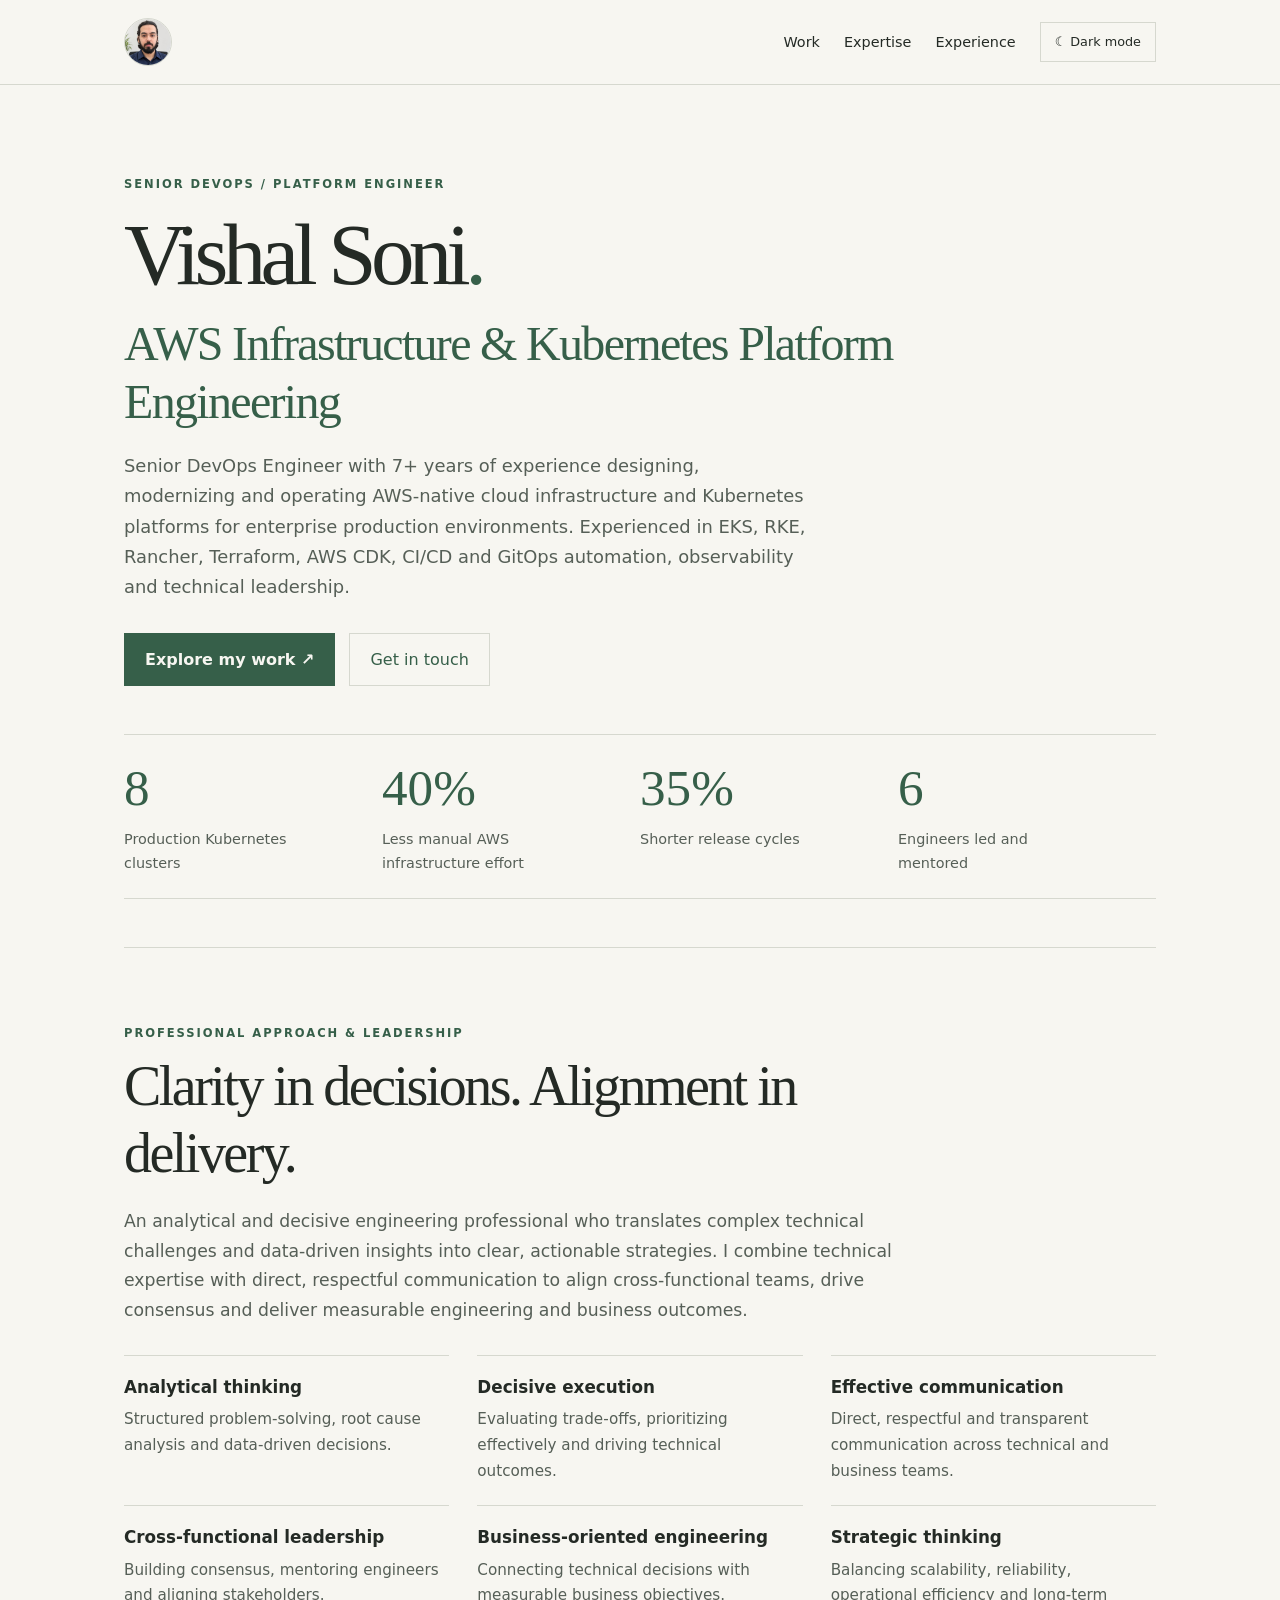
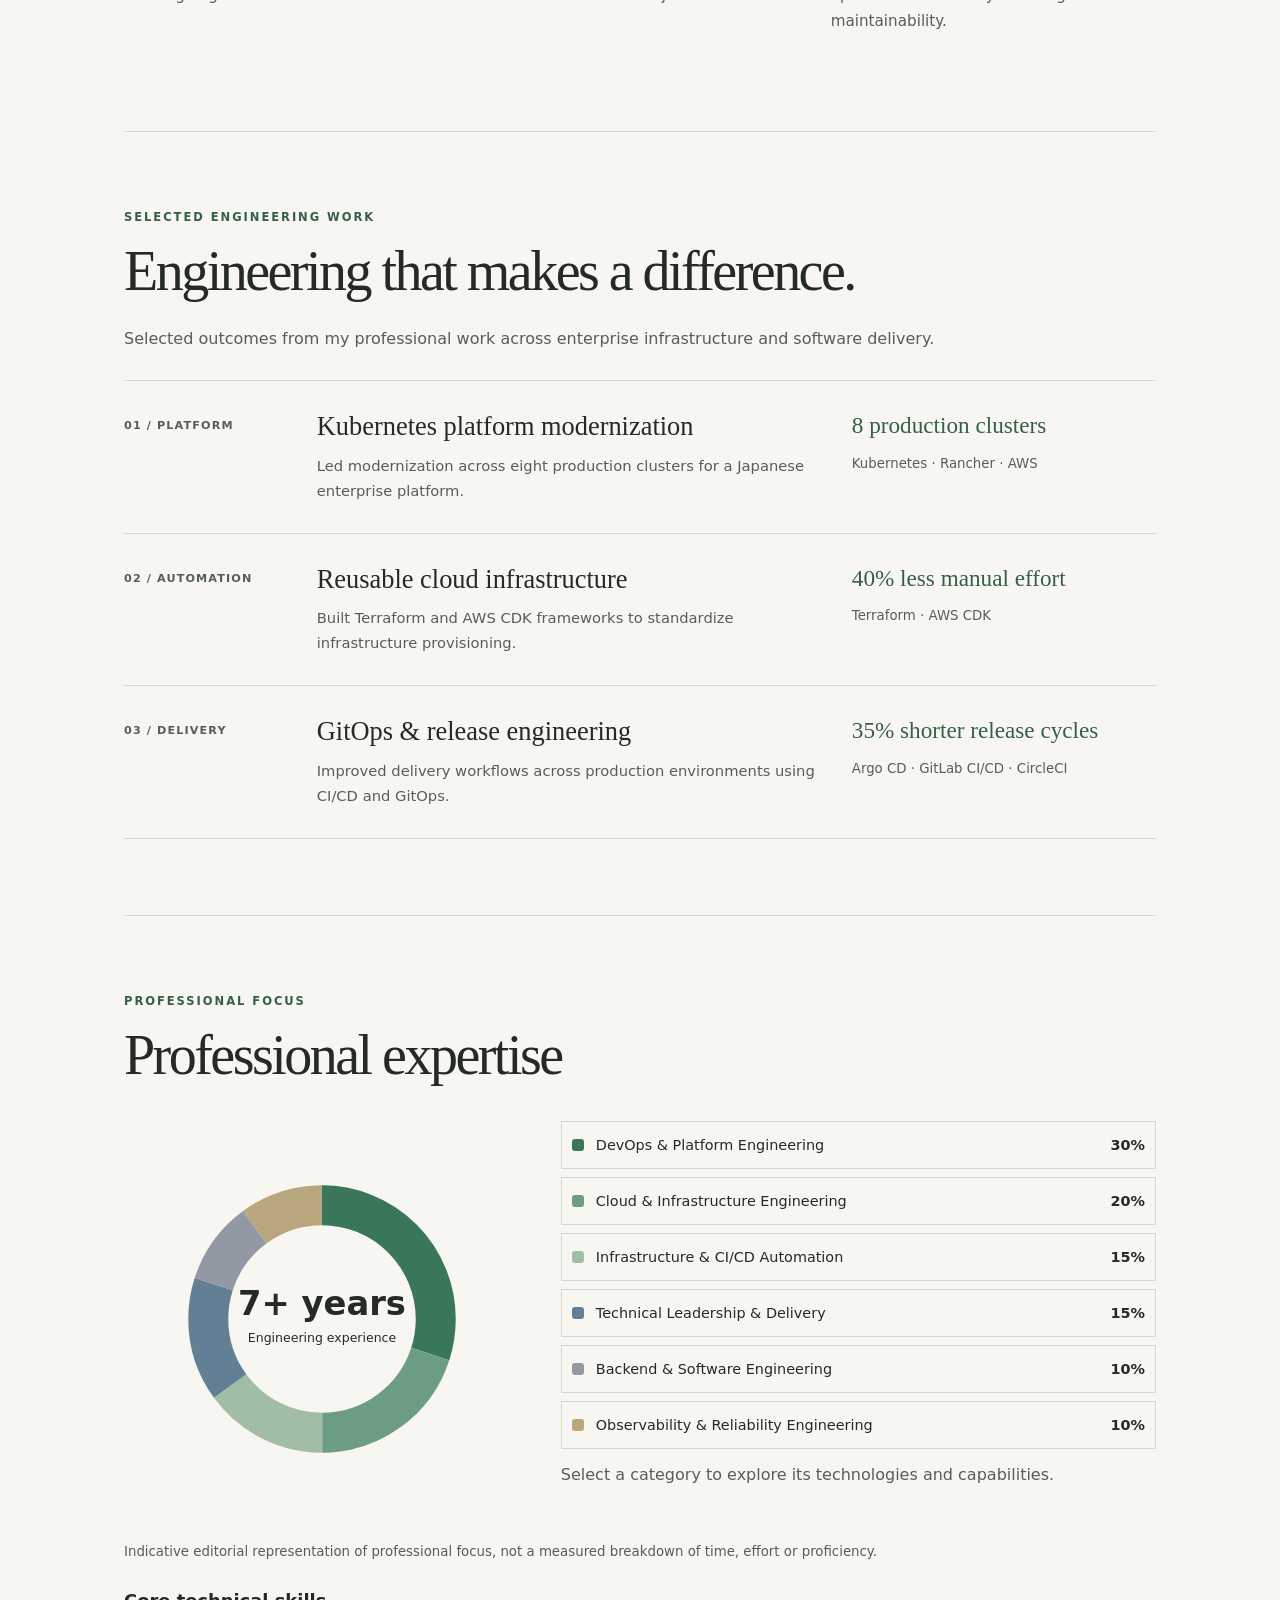
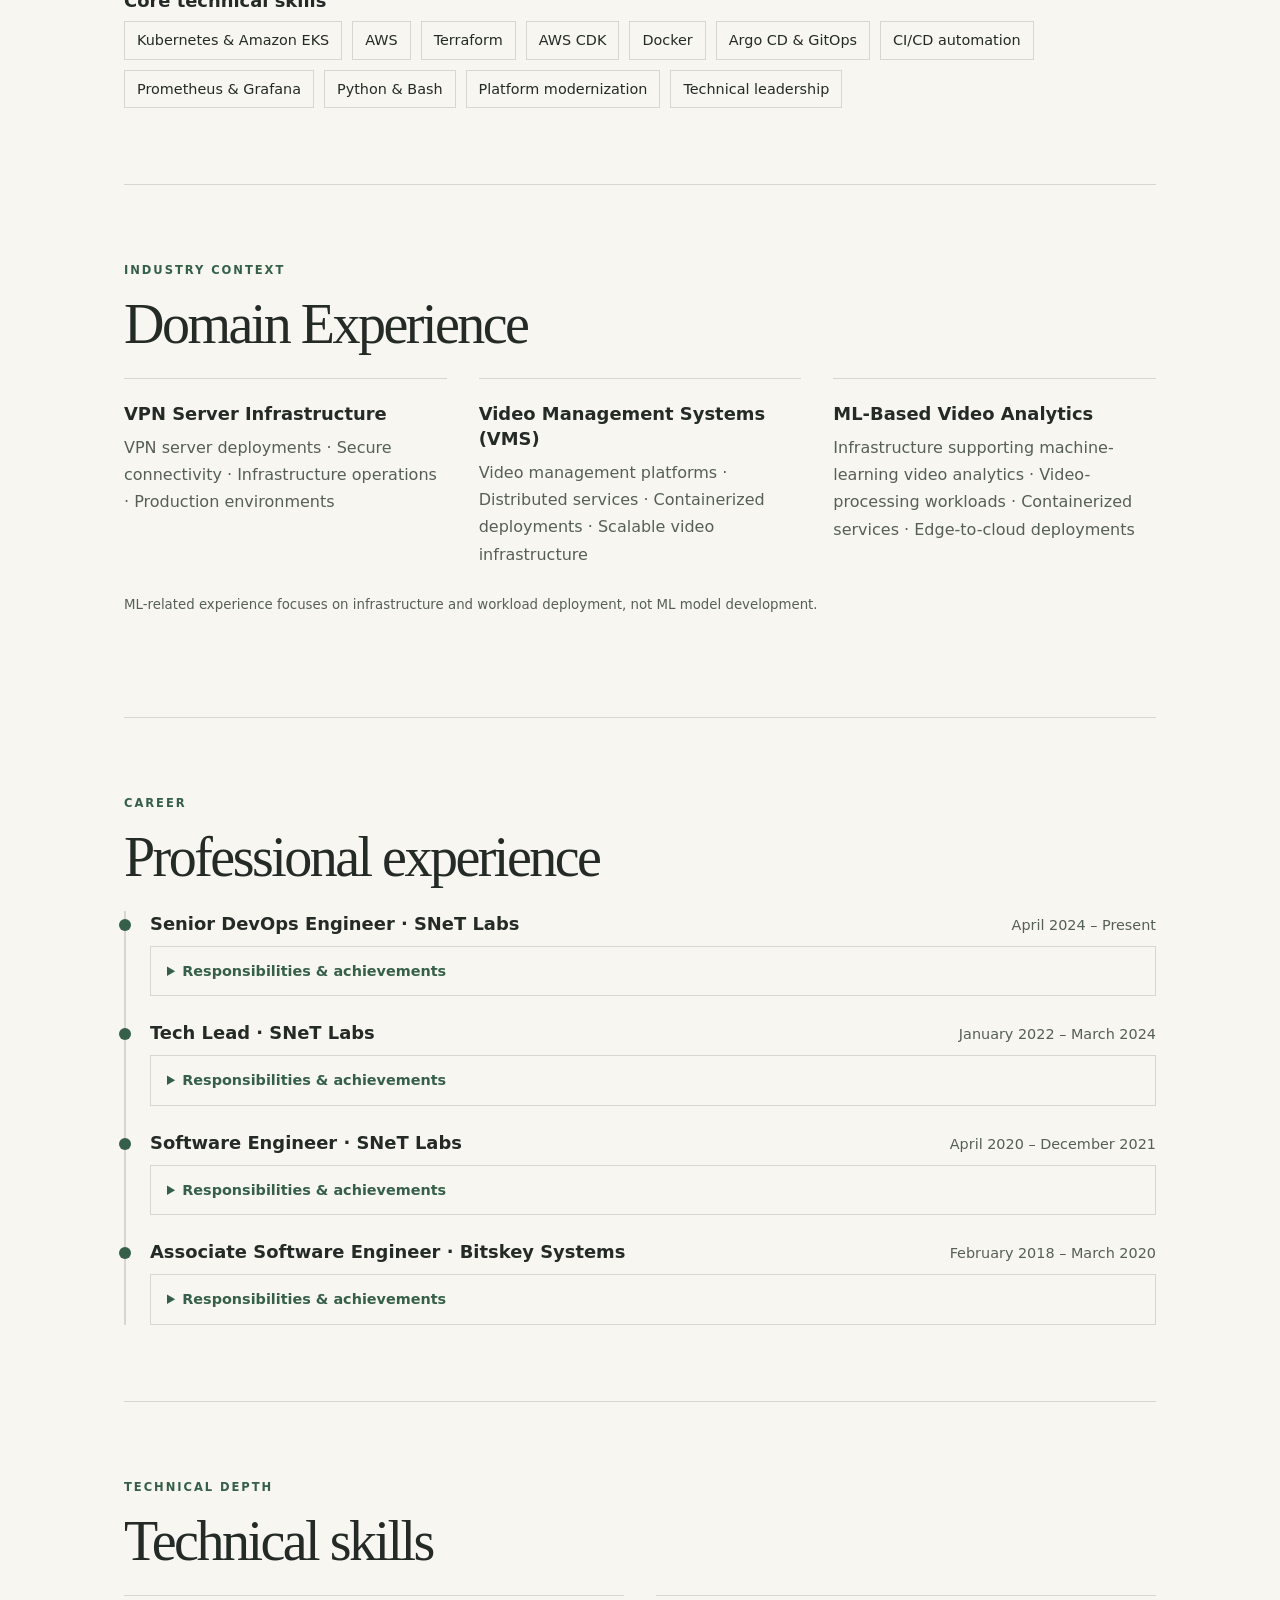
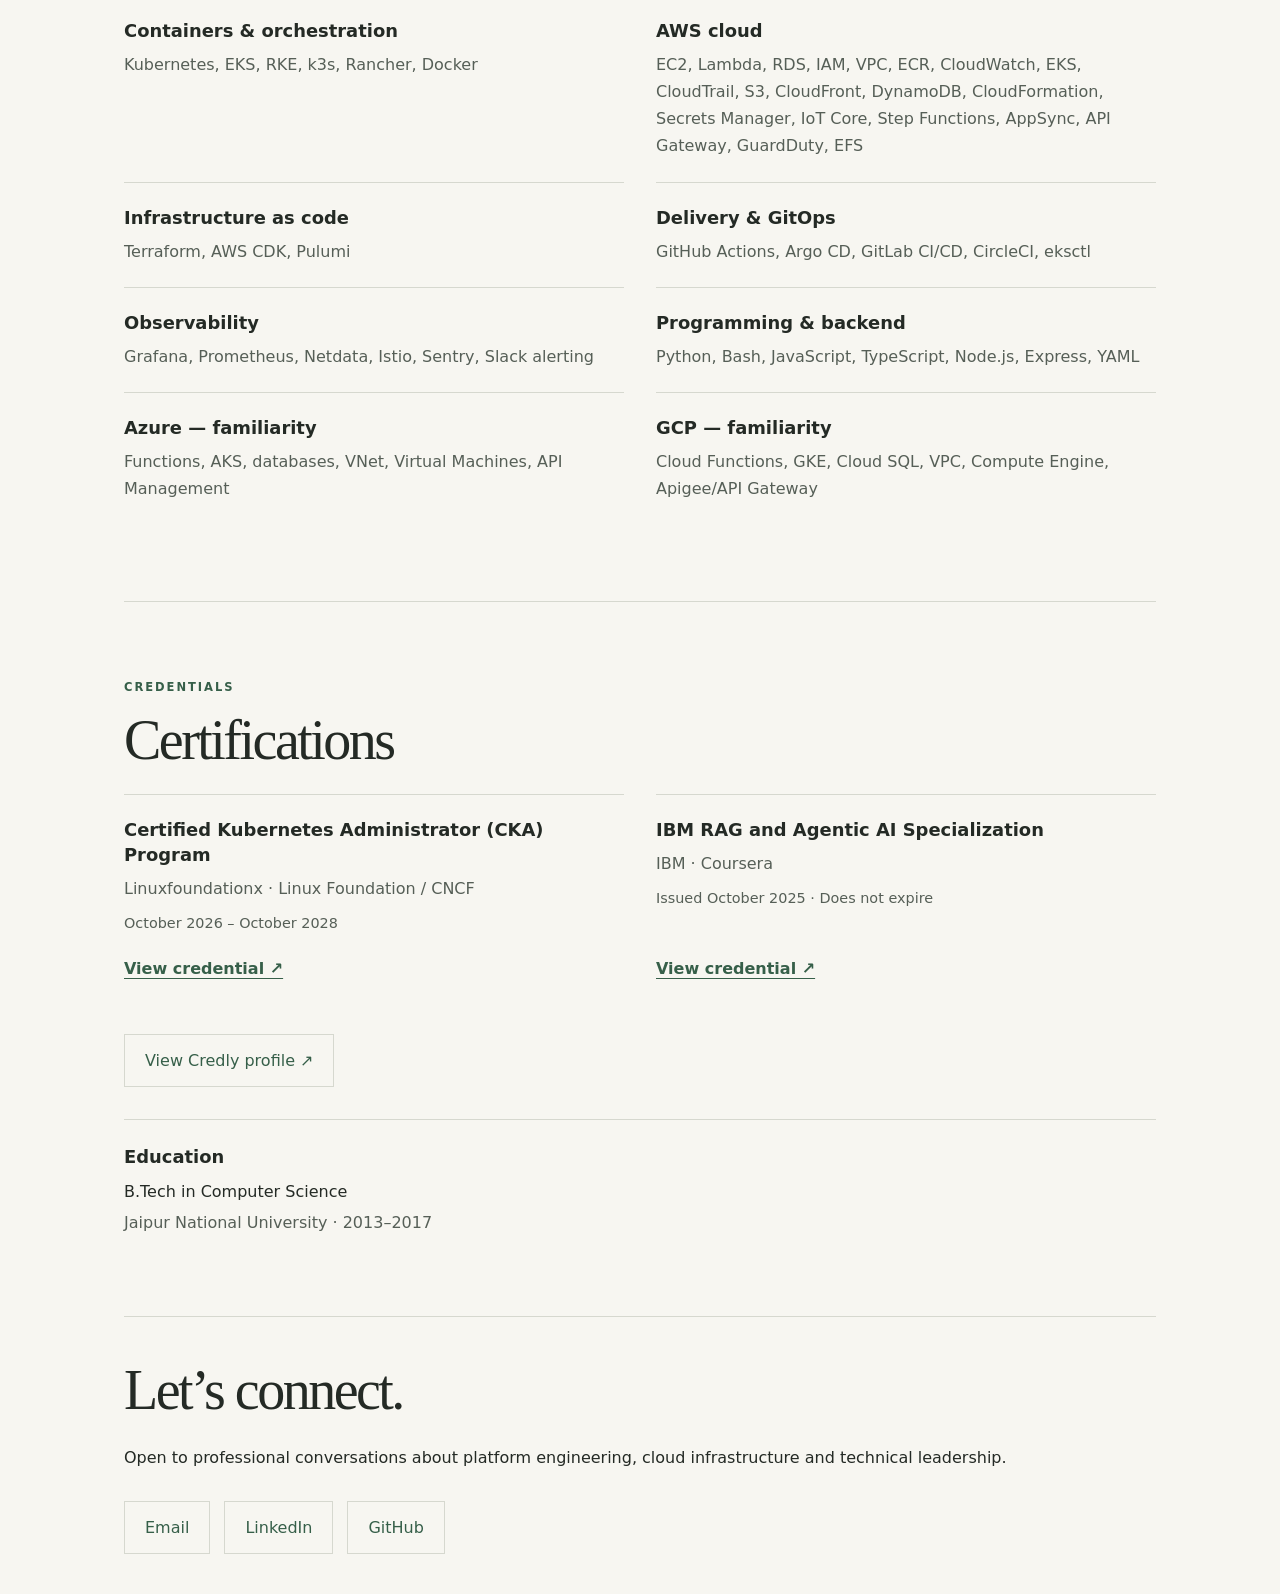
<file: index.html>
<!DOCTYPE html>

<html lang="en"><head><meta charset="utf-8"/><meta content="width=device-width, initial-scale=1" name="viewport"/><meta content="Vishal Soni is a Senior DevOps and Platform Engineer with 7+ years of engineering experience in Kubernetes, AWS, Terraform, GitOps, automation and technical leadership." name="description"/><title>Vishal Soni | Senior DevOps &amp; Platform Engineer | Kubernetes, AWS</title>
<script>try{const t=localStorage.getItem('portfolio-theme');if(t==='light'||t==='dark')document.documentElement.dataset.theme=t}catch(e){}</script>
<style>
:root{color-scheme:light;--bg:#f8f9f6;--surface:#fff;--text:#202923;--muted:#526158;--accent:#32694e;--line:#d6ded6;--chip:#eaf1eb} @media(prefers-color-scheme:dark){:root:not([data-theme=light]){color-scheme:dark;--bg:#171c19;--surface:#202823;--text:#edf2ed;--muted:#b4c1b8;--accent:#a2cdb0;--line:#3b4940;--chip:#293a30}} :root[data-theme=dark]{color-scheme:dark;--bg:#171c19;--surface:#202823;--text:#edf2ed;--muted:#b4c1b8;--accent:#a2cdb0;--line:#3b4940;--chip:#293a30}
*{box-sizing:border-box}html{scroll-behavior:smooth;scroll-padding-top:2rem}body{margin:0;background:var(--bg);color:var(--text);font:16px/1.7 system-ui,-apple-system,BlinkMacSystemFont,"Segoe UI",sans-serif}a{color:var(--accent);text-underline-offset:4px}button{font:inherit;color:var(--text);cursor:pointer}a:focus-visible,button:focus-visible{outline:3px solid var(--accent);outline-offset:4px}.wrap{max-width:1120px;margin:auto;padding-inline:clamp(18px,5vw,64px)}header{border-bottom:1px solid var(--line)}nav{display:flex;align-items:center;gap:18px;flex-wrap:wrap;padding-block:18px}nav a{text-decoration:none;color:var(--text);font-size:.9rem}.brand{font-weight:750;margin-right:auto}nav button,.button{border:1px solid var(--line);border-radius:6px;padding:8px 14px;background:var(--surface);text-decoration:none}.hero{padding-block:clamp(48px,9vw,100px)}.eyebrow{color:var(--accent);font-size:.78rem;font-weight:750;letter-spacing:.13em;text-transform:uppercase}h1,h2,h3,p{margin-top:0}h1{font-size:clamp(2.8rem,7vw,5rem);line-height:1.04;letter-spacing:-.06em;margin-bottom:16px}h2{font-size:clamp(1.65rem,4vw,2.3rem);line-height:1.2;letter-spacing:-.035em}h3{font-size:1.12rem;line-height:1.4;margin-bottom:8px}.subtitle{font-size:clamp(1.3rem,3vw,2rem);color:var(--accent);font-weight:600}.intro{max-width:760px;font-size:1.1rem;color:var(--muted)}.actions,.chips{display:flex;flex-wrap:wrap;gap:10px}.primary{background:var(--accent);color:var(--bg);border-color:var(--accent);font-weight:650}.section{padding-block:42px;border-top:1px solid var(--line)}.metrics,.grid{display:grid;grid-template-columns:repeat(2,minmax(0,1fr));gap:16px}.metrics{grid-template-columns:repeat(4,minmax(0,1fr));margin-top:38px}.metric,.tile{padding:20px;border:1px solid var(--line);background:var(--surface);border-radius:10px;overflow-wrap:anywhere}.metric strong{display:block;font-size:2rem;color:var(--accent);line-height:1.2}.muted,small{color:var(--muted)}.chip{background:var(--chip);border:1px solid var(--line);padding:6px 12px;border-radius:6px;font-size:.9rem}.chart{display:grid;grid-template-columns:minmax(0,1fr) minmax(0,1.4fr);gap:32px;align-items:center}.donut{width:100%;max-width:340px;margin:auto;display:block}.legend{display:grid;gap:8px}.legend button{display:grid;grid-template-columns:14px 1fr auto;gap:10px;align-items:center;text-align:left;background:var(--surface);border:1px solid var(--line);border-radius:6px;padding:10px;width:100%;font-size:.9rem}.legend button[aria-pressed=true]{border-color:var(--accent);box-shadow:inset 3px 0 var(--accent)}.swatch{width:12px;height:12px;border-radius:3px}.detail{min-height:3.5em;margin:12px 0 0;color:var(--muted)}.timeline{border-left:2px solid var(--line);padding-left:24px}.role{position:relative;padding-bottom:26px}.role:before{content:'';position:absolute;left:-31px;top:8px;width:12px;height:12px;background:var(--accent);border-radius:50%}.role:last-child{padding-bottom:0}.role-head{display:flex;justify-content:space-between;gap:12px;flex-wrap:wrap}.role ul{padding-left:20px;margin:12px 0}.role li{margin-bottom:6px}.tile p{margin-bottom:0;color:var(--muted)}footer{border-top:1px solid var(--line);padding-block:24px;color:var(--muted)}.skip{position:absolute;left:12px;top:-100px;background:var(--surface);padding:10px;z-index:2}.skip:focus{top:12px}@media(max-width:760px){.metrics{grid-template-columns:repeat(2,minmax(0,1fr))}.chart{grid-template-columns:1fr}.grid{grid-template-columns:1fr}nav{gap:12px}.brand{width:100%}}@media(max-width:360px){.metrics{grid-template-columns:1fr}}@media(prefers-reduced-motion:reduce){html{scroll-behavior:auto}}@media print{nav,.actions,.skip{display:none}.section{break-inside:avoid}body{background:white;color:black}}

:root{--bg:#f5f7f4;--surface:#fff;--accent:#286447;--line:#dce4dd}body{line-height:1.65}.wrap{max-width:1280px}header{position:sticky;top:0;z-index:5;background:var(--bg)}html{scroll-padding-top:110px}.brand{letter-spacing:-.04em}.hero{padding-block:76px 54px}.hero-layout{display:grid;grid-template-columns:1.2fr 1fr;gap:clamp(24px,5vw,72px);align-items:center}.hero h1{font-size:clamp(3rem,7vw,6rem);margin:12px 0}.accent{color:var(--accent)}.hero-statement{font-size:clamp(1.6rem,3vw,2.5rem);line-height:1.15;letter-spacing:-.045em;font-weight:650;margin-bottom:22px}.intro{font-size:1rem}.status-dot{display:inline-block;width:8px;height:8px;background:var(--accent);border-radius:50%;margin-right:7px}.architecture{background:var(--surface);border:1px solid var(--line);border-radius:20px;padding:24px;box-shadow:0 18px 45px #00000009}.arch-head{display:flex;justify-content:space-between;color:var(--accent);font-size:.72rem;font-weight:750;letter-spacing:.1em;margin-bottom:20px}.arch-node{border:1px solid var(--line);background:var(--chip);border-radius:9px;text-align:center;padding:10px;font-weight:650;font-size:.9rem}.arch-node small{display:block;font-weight:400;font-size:.75rem}.arch-arrow{text-align:center;color:var(--accent);line-height:1.5}.arch-pair{display:grid;grid-template-columns:1fr 1fr;gap:10px}.arch-caption{font-size:.72rem;color:var(--muted);text-align:center;margin:14px 0 0}.metrics{gap:0;border:1px solid var(--line);border-radius:14px;overflow:hidden;margin-top:48px}.metric{border:0;border-radius:0;border-right:1px solid var(--line);padding:24px}.metric:last-child{border-right:0}.section{padding-block:64px}.work-grid{display:grid;grid-template-columns:repeat(3,minmax(0,1fr));gap:18px}.work-card{background:var(--surface);border:1px solid var(--line);border-radius:16px;padding:20px;display:flex;flex-direction:column}.work-index{font-size:.7rem;letter-spacing:.1em;color:var(--accent);font-weight:750}.work-visual{display:flex;align-items:center;justify-content:center;gap:12px;min-height:112px;background:var(--chip);border-radius:10px;margin:16px 0 22px}.work-visual span:not(.work-line){border:1px solid var(--line);background:var(--surface);padding:10px;border-radius:7px;font:600 .9rem monospace}.work-line{color:var(--accent)}.work-card p{color:var(--muted);font-size:.92rem;flex:1}.work-card strong{color:var(--accent);font-size:1.15rem}.work-card small{margin-top:8px}.chart{background:var(--surface);border:1px solid var(--line);border-radius:18px;padding:clamp(14px,3vw,32px)}.legend button{background:var(--bg)}.chip{border-radius:100px}.tile{border-radius:14px}.role{padding:0 0 24px}.role details{background:var(--surface);border:1px solid var(--line);border-radius:10px;padding:12px 16px}.role summary{cursor:pointer;color:var(--accent);font-size:.9rem;font-weight:600}.role summary:focus-visible{outline:2px solid var(--accent)}#domains .grid{grid-template-columns:repeat(3,minmax(0,1fr))}#contact{background:var(--chip);border:1px solid var(--line);border-radius:20px;padding:clamp(24px,5vw,56px);margin-bottom:48px}nav a:hover,.button:hover{color:var(--accent)}.primary:hover{color:var(--bg);opacity:.9}@media(max-width:900px){.hero-layout{grid-template-columns:1fr}.architecture{max-width:600px}.work-grid,#domains .grid{grid-template-columns:1fr 1fr}}@media(max-width:760px){header{position:static}html{scroll-padding-top:16px}.hero{padding-block:40px}.section{padding-block:40px}.work-grid,#domains .grid{grid-template-columns:1fr}.metric:nth-child(2){border-right:0}.metric:nth-child(-n+2){border-bottom:1px solid var(--line)}.brand{width:auto}.metric{padding:16px}}@media(max-width:360px){.metric{border-right:0;border-bottom:1px solid var(--line)}}
</style><style>
:root{--bg:#f7f6f1;--surface:#efeee8;--text:#242a25;--muted:#565f57;--accent:#365f49;--line:#d6d8cf;--chip:#eeefe8}
:root[data-theme=dark]{--bg:#171b18;--surface:#202620;--text:#eef0e9;--muted:#b7c0b5;--accent:#a7c8ae;--line:#39443b;--chip:#242d26}
@media(prefers-color-scheme:dark){:root:not([data-theme=light]){--bg:#171b18;--surface:#202620;--text:#eef0e9;--muted:#b7c0b5;--accent:#a7c8ae;--line:#39443b;--chip:#242d26}}
body{font-family:system-ui,sans-serif;font-size:16px;line-height:1.7}.wrap{max-width:1240px;padding-inline:clamp(22px,6vw,84px)}header{background:var(--bg);position:static}nav{padding-block:24px;gap:26px}.brand{font-family:Georgia,serif;font-size:1.8rem;letter-spacing:-.08em;color:var(--accent)}nav button{border-radius:0;background:transparent;font-size:.8rem}.hero{padding-block:clamp(64px,10vw,142px) 54px}.hero-layout{display:block}.hero-layout>div{max-width:850px}.hero h1{font-family:Georgia,'Times New Roman',serif;font-weight:400;font-size:clamp(3.5rem,9vw,8rem);letter-spacing:-.065em;line-height:.98;margin:24px 0}.hero-statement{font-family:Georgia,serif;font-weight:400;font-size:clamp(1.65rem,3.8vw,3rem);line-height:1.2;letter-spacing:-.035em;color:var(--accent);max-width:800px}.intro{max-width:690px;font-size:1.12rem}.actions{gap:14px;margin-top:30px}.button{border-radius:0;padding:12px 20px;background:transparent}.button.primary{background:var(--accent);color:var(--bg)}.metrics{margin-top:76px;gap:0;border-top:1px solid var(--line);border-bottom:1px solid var(--line)}.metric{background:transparent;border:0;border-radius:0;padding:24px 18px 24px 0}.metric strong{font-family:Georgia,serif;font-weight:400;font-size:clamp(2rem,4vw,3.2rem)}.section{padding-block:clamp(48px,7vw,92px)}h2{font-family:Georgia,serif;font-weight:400;font-size:clamp(2rem,4.5vw,3.5rem);letter-spacing:-.045em;max-width:850px}h3{font-weight:600}.eyebrow{font-size:.72rem;letter-spacing:.17em}.work-grid{display:block}.work-card{display:grid;grid-template-columns: minmax(110px,.7fr) minmax(0,2fr) minmax(0,1.2fr);gap:8px 28px;align-items:start;background:transparent;border:0;border-top:1px solid var(--line);border-radius:0;padding:30px 0}.work-card:last-child{border-bottom:1px solid var(--line)}.work-card .work-index{grid-row:1/4;color:var(--muted)}.work-card h3{grid-column:2;font-family:Georgia,serif;font-weight:400;font-size:1.65rem;line-height:1.2;margin:0}.work-card p{grid-column:2;margin:0}.work-card strong{grid-column:3;grid-row:1;font-family:Georgia,serif;font-size:1.45rem;font-weight:400;color:var(--accent)}.work-card small{grid-column:3;grid-row:2}.tile{background:transparent;border:0;border-top:1px solid var(--line);border-radius:0;padding:22px 0}.grid{gap:12px 36px}.chip{border-radius:0;background:transparent;padding:6px 12px}.chart{background:transparent;border:0;border-radius:0;padding:16px 0;gap:clamp(24px,6vw,80px)}.legend button{background:transparent;border-radius:0}.timeline article,.timeline details{border-radius:0;background:transparent}#contact{background:var(--surface);border:0;border-radius:0;padding:clamp(30px,6vw,72px);margin-block:30px 60px}footer{background:transparent}.status-dot{display:none}
@media(max-width:760px){nav{gap:12px 18px}.hero{padding-top:64px}.metrics{margin-top:42px;grid-template-columns:repeat(2,minmax(0,1fr))}.work-card{grid-template-columns:1fr;gap:10px}.work-card .work-index,.work-card h3,.work-card p,.work-card strong,.work-card small{grid-column:1;grid-row:auto}.grid{grid-template-columns:1fr}.chart{grid-template-columns:1fr}.hero h1{overflow-wrap:anywhere}}
@media(prefers-reduced-motion:reduce){*{scroll-behavior:auto!important;animation:none!important;transition:none!important}}

/* Consistent editorial alignment across viewport sizes. */
.wrap{width:100%;max-width:1160px;padding-inline:clamp(20px,5vw,64px)}
html{scroll-padding-top:20px}nav{gap:24px;padding-block:18px}nav a,nav button{white-space:nowrap}nav button{min-width:112px;text-align:center}
.hero{padding-block:clamp(48px,7vw,96px) 48px}.hero h1{font-size:clamp(3rem,8vw,6.5rem);margin:18px 0}.hero-statement{margin-bottom:20px}.intro{margin-bottom:0}.actions{align-items:center}.actions .button{display:inline-flex;align-items:center;justify-content:center;min-height:48px}
.metrics{border:0;border-block:1px solid var(--line);border-radius:0;margin-top:48px;overflow:visible}.metric{padding:22px 16px 22px 0;border:0!important}.metric strong{margin-bottom:8px}.metric span{display:block;max-width:22ch;font-size:.9rem}
.section{padding-block:clamp(44px,6vw,76px)}.section>.eyebrow{margin-bottom:10px}.section>h2{margin-bottom:20px}.section>p.muted{margin-bottom:24px}.work-grid{margin-top:28px}.work-card{grid-template-columns:minmax(100px,.65fr) minmax(0,2fr) minmax(0,1.2fr);column-gap:28px;row-gap:10px;align-items:start}.work-card .work-index{grid-column:1;grid-row:1/3;padding-top:5px}.work-card h3{grid-row:1}.work-card p{grid-row:2}.work-card strong{line-height:1.25}.work-card small{margin:0}.chart{grid-template-columns:minmax(0,1fr) minmax(0,1.5fr);align-items:center;gap:40px;padding:12px 0 20px}.donut{max-width:300px}.legend button{min-height:48px;grid-template-columns:14px minmax(0,1fr) auto}.detail{min-height:3.5em}.grid{align-items:stretch;gap:0 32px}.tile{padding:22px 0}.role-head{display:grid;grid-template-columns:minmax(0,1fr) auto;align-items:baseline;gap:8px 20px}.role-head h3{margin-bottom:10px}.role-head span{font-size:.9rem}.timeline{padding-left:24px}.role:before{left:-31px}#contact{padding:40px 0;margin:0;background:transparent;border-top:1px solid var(--line)}
@media(max-width:760px){nav{gap:12px 16px;justify-content:flex-start}.brand{margin-right:auto}nav button{min-width:100px}.hero{padding-block:48px 36px}.metrics{grid-template-columns:repeat(2,minmax(0,1fr));margin-top:36px}.metric:nth-child(-n+2){border-bottom:1px solid var(--line)!important}.work-card{grid-template-columns:1fr;gap:8px}.work-card .work-index,.work-card h3,.work-card p,.work-card strong,.work-card small{grid-column:1;grid-row:auto}.chart{grid-template-columns:1fr;gap:20px}.donut{max-width:260px}.role-head{grid-template-columns:1fr;gap:0}.role-head span{margin-bottom:10px}.grid,#domains .grid{grid-template-columns:1fr}.hero h1{overflow-wrap:normal}#contact{padding-block:36px}}
@media(max-width:420px){nav{display:grid;grid-template-columns:repeat(3,minmax(0,1fr));gap:10px}nav .brand{grid-column:1/3;grid-row:1}nav button{grid-column:3;grid-row:1;min-width:0;padding-inline:5px}nav a:not(.brand){font-size:.85rem}.hero h1{font-size:clamp(2.6rem,12vw,3.4rem)}.metrics{grid-template-columns:repeat(2,minmax(0,1fr))}.metric{padding-right:10px}.legend button{font-size:.82rem}.actions{gap:10px}}

.credential{display:flex;flex-direction:column;align-items:flex-start;gap:8px;min-width:0}.credential h3,.credential p{margin:0}.credential-date{font-size:.9rem}.credential-link{display:inline-block;margin-top:auto;padding-top:12px;color:var(--accent);font-weight:600;text-decoration:underline;text-underline-offset:4px}.education-block{border-top:1px solid var(--line);margin-top:32px;padding-top:24px}.education-block p{margin:4px 0}.credential-grid{align-items:stretch}
</style><style>.approach-intro{max-width:76ch;color:var(--muted);font-size:1.08rem;margin:0 0 30px}.approach-grid{display:grid;grid-template-columns:repeat(3,minmax(0,1fr));gap:0 28px}.approach-grid article{border-top:1px solid var(--line);padding:20px 0;min-width:0}.approach-grid h3{margin:0 0 8px;font-size:1.05rem}.approach-grid p{margin:0;color:var(--muted);font-size:.95rem}@media(max-width:760px){.approach-grid{grid-template-columns:repeat(2,minmax(0,1fr));gap:0 20px}}@media(max-width:480px){.approach-grid{grid-template-columns:1fr}}</style><meta content="index, follow, max-image-preview:large" name="robots"/><meta content="summary" name="twitter:card"/><meta content="Vishal Soni | Senior DevOps &amp; Platform Engineer | Kubernetes, AWS" name="twitter:title"/><meta content="Vishal Soni is a Senior DevOps and Platform Engineer with 7+ years of engineering experience in Kubernetes, AWS, Terraform, GitOps, automation and technical leadership." name="twitter:description"/><meta content="https://bytewhisperer11.github.io/profile.jpg" name="twitter:image"/><meta content="Professional portrait of Vishal Soni" name="twitter:image:alt"/><meta content="website" property="og:type"/><meta content="https://bytewhisperer11.github.io/" property="og:url"/><meta content="Vishal Soni | Senior DevOps &amp; Platform Engineer | Kubernetes, AWS" property="og:title"/><meta content="Vishal Soni is a Senior DevOps and Platform Engineer with 7+ years of engineering experience in Kubernetes, AWS, Terraform, GitOps, automation and technical leadership." property="og:description"/><meta content="Vishal Soni — Engineering Portfolio" property="og:site_name"/><meta content="https://bytewhisperer11.github.io/profile.jpg" property="og:image"/><meta content="Professional portrait of Vishal Soni" property="og:image:alt"/><meta content="637" property="og:image:width"/><meta content="850" property="og:image:height"/><meta content="en_IN" property="og:locale"/><link href="https://bytewhisperer11.github.io/" rel="canonical"/><script type="application/ld+json">{"@context": "https://schema.org", "@type": "ProfilePage", "url": "https://bytewhisperer11.github.io/", "name": "Vishal Soni | Senior DevOps & Platform Engineer | Kubernetes, AWS", "description": "Vishal Soni is a Senior DevOps and Platform Engineer with 7+ years of engineering experience in Kubernetes, AWS, Terraform, GitOps, automation and technical leadership.", "mainEntity": {"@type": "Person", "@id": "https://bytewhisperer11.github.io/#person", "name": "Vishal Soni", "url": "https://bytewhisperer11.github.io/", "image": "https://bytewhisperer11.github.io/profile.jpg", "jobTitle": "Senior DevOps / Platform Engineer", "worksFor": {"@type": "Organization", "name": "SNeT Labs"}, "sameAs": ["https://www.linkedin.com/in/vishalsonidev", "https://github.com/bytewhisperer11", "https://www.credly.com/users/vishal-soni.f0e92178"], "knowsAbout": ["Kubernetes", "Amazon EKS", "AWS", "Terraform", "AWS CDK", "GitOps", "Argo CD", "CI/CD", "Platform Engineering", "Technical Leadership", "Prometheus", "Grafana"], "alumniOf": {"@type": "CollegeOrUniversity", "name": "Jaipur National University"}}}</script><style> .hero-layout{display:grid;grid-template-columns:minmax(0,1fr);gap:clamp(24px,5vw,64px);align-items:center}.hero-layout>div{min-width:0}.hero h1{font-size:clamp(3rem,6.8vw,6.5rem)}@media(max-width:850px){.hero-layout{grid-template-columns:1fr}}@media print{}</style><style>nav .brand{display:inline-flex;align-items:center;justify-self:start;flex-shrink:0;line-height:1}nav .brand-avatar{display:block;width:48px;height:48px;border-radius:50%;object-fit:cover;object-position:center 30%;border:1px solid var(--line)}@media(max-width:420px){nav .brand-avatar{width:42px;height:42px}}</style><style></style></head><body><a class="skip" href="#main">Skip to content</a><header><nav aria-label="Main navigation" class="wrap"><a class="brand" href="#main" aria-label="Home"><img class="brand-avatar" src="profile.jpg" alt="" width="48" height="48"></a><a href="#work">Work</a><a href="#expertise">Expertise</a><a href="#experience">Experience</a><button hidden="" id="theme" type="button">Theme</button></nav></header><main class="wrap" id="main"><section aria-labelledby="name" class="hero"><div class="hero-layout"><div><p class="eyebrow"><span class="status-dot"></span> Senior DevOps / Platform Engineer</p><h1 id="name">Vishal Soni<span class="accent">.</span></h1><p class="hero-statement">AWS Infrastructure &amp; Kubernetes Platform Engineering</p><p class="intro">Senior DevOps Engineer with 7+ years of experience designing, modernizing and operating AWS-native cloud infrastructure and Kubernetes platforms for enterprise production environments. Experienced in EKS, RKE, Rancher, Terraform, AWS CDK, CI/CD and GitOps automation, observability and technical leadership.</p><div class="actions"><a class="button primary" href="#work">Explore my work ↗</a><a class="button" href="#contact">Get in touch</a></div></div></div><div class="metrics"><div class="metric"><strong>8</strong><span class="muted">Production Kubernetes clusters</span></div><div class="metric"><strong>40%</strong><span class="muted">Less manual AWS infrastructure effort</span></div><div class="metric"><strong>35%</strong><span class="muted">Shorter release cycles</span></div><div class="metric"><strong>6</strong><span class="muted">Engineers led and mentored</span></div></div></section><section aria-labelledby="approach-title" class="section" id="approach"><p class="eyebrow">Professional approach &amp; leadership</p><h2 id="approach-title">Clarity in decisions. Alignment in delivery.</h2><p class="approach-intro">An analytical and decisive engineering professional who translates complex technical challenges and data-driven insights into clear, actionable strategies. I combine technical expertise with direct, respectful communication to align cross-functional teams, drive consensus and deliver measurable engineering and business outcomes.</p><div class="approach-grid"><article><h3>Analytical thinking</h3><p>Structured problem-solving, root cause analysis and data-driven decisions.</p></article><article><h3>Decisive execution</h3><p>Evaluating trade-offs, prioritizing effectively and driving technical outcomes.</p></article><article><h3>Effective communication</h3><p>Direct, respectful and transparent communication across technical and business teams.</p></article><article><h3>Cross-functional leadership</h3><p>Building consensus, mentoring engineers and aligning stakeholders.</p></article><article><h3>Business-oriented engineering</h3><p>Connecting technical decisions with measurable business objectives.</p></article><article><h3>Strategic thinking</h3><p>Balancing scalability, reliability, operational efficiency and long-term maintainability.</p></article></div></section><section class="section" id="work"><p class="eyebrow">Selected engineering work</p><h2>Engineering that makes a difference.</h2><p class="muted">Selected outcomes from my professional work across enterprise infrastructure and software delivery.</p><div class="work-grid"><article class="work-card"><span class="work-index">01 / PLATFORM</span><h3>Kubernetes platform modernization</h3><p>Led modernization across eight production clusters for a Japanese enterprise platform.</p><strong>8 production clusters</strong><small>Kubernetes · Rancher · AWS</small></article><article class="work-card"><span class="work-index">02 / AUTOMATION</span><h3>Reusable cloud infrastructure</h3><p>Built Terraform and AWS CDK frameworks to standardize infrastructure provisioning.</p><strong>40% less manual effort</strong><small>Terraform · AWS CDK</small></article><article class="work-card"><span class="work-index">03 / DELIVERY</span><h3>GitOps &amp; release engineering</h3><p>Improved delivery workflows across production environments using CI/CD and GitOps.</p><strong>35% shorter release cycles</strong><small>Argo CD · GitLab CI/CD · CircleCI</small></article></div></section><section class="section" id="expertise"><p class="eyebrow">Professional focus</p><h2>Professional expertise</h2><div class="chart"><svg aria-labelledby="chart-title chart-desc" class="donut" role="img" viewbox="0 0 240 240"><title id="chart-title">Indicative professional expertise distribution</title><desc id="chart-desc">DevOps &amp; Platform Engineering: 30%; Cloud &amp; Infrastructure Engineering: 20%; Infrastructure &amp; CI/CD Automation: 15%; Technical Leadership &amp; Delivery: 15%; Backend &amp; Software Engineering: 10%; Observability &amp; Reliability Engineering: 10%</desc><circle cx="120" cy="120" fill="none" pathlength="100" r="91" stroke="#39765a" stroke-dasharray="30 70" stroke-dashoffset="0" stroke-width="32" transform="rotate(-90 120 120)"></circle><circle cx="120" cy="120" fill="none" pathlength="100" r="91" stroke="#6c9d82" stroke-dasharray="20 80" stroke-dashoffset="-30" stroke-width="32" transform="rotate(-90 120 120)"></circle><circle cx="120" cy="120" fill="none" pathlength="100" r="91" stroke="#a2bda6" stroke-dasharray="15 85" stroke-dashoffset="-50" stroke-width="32" transform="rotate(-90 120 120)"></circle><circle cx="120" cy="120" fill="none" pathlength="100" r="91" stroke="#637f96" stroke-dasharray="15 85" stroke-dashoffset="-65" stroke-width="32" transform="rotate(-90 120 120)"></circle><circle cx="120" cy="120" fill="none" pathlength="100" r="91" stroke="#9299a5" stroke-dasharray="10 90" stroke-dashoffset="-80" stroke-width="32" transform="rotate(-90 120 120)"></circle><circle cx="120" cy="120" fill="none" pathlength="100" r="91" stroke="#b8a77d" stroke-dasharray="10 90" stroke-dashoffset="-90" stroke-width="32" transform="rotate(-90 120 120)"></circle><text fill="currentColor" font-size="27" font-weight="700" text-anchor="middle" x="120" y="117">7+ years</text><text fill="currentColor" font-size="10" text-anchor="middle" x="120" y="138">Engineering experience</text></svg><div><div class="legend"><button aria-pressed="false" data-detail="Kubernetes, EKS, RKE, k3s, Rancher, Docker" type="button"><span aria-hidden="true" class="swatch" style="background:#39765a"></span><span>DevOps &amp; Platform Engineering</span><strong>30%</strong></button><button aria-pressed="false" data-detail="AWS, networking, serverless infrastructure" type="button"><span aria-hidden="true" class="swatch" style="background:#6c9d82"></span><span>Cloud &amp; Infrastructure Engineering</span><strong>20%</strong></button><button aria-pressed="false" data-detail="Terraform, AWS CDK, Argo CD, GitLab CI/CD, CircleCI" type="button"><span aria-hidden="true" class="swatch" style="background:#a2bda6"></span><span>Infrastructure &amp; CI/CD Automation</span><strong>15%</strong></button><button aria-pressed="false" data-detail="Mentoring, team leadership, release management" type="button"><span aria-hidden="true" class="swatch" style="background:#637f96"></span><span>Technical Leadership &amp; Delivery</span><strong>15%</strong></button><button aria-pressed="false" data-detail="Python, Node.js, Express, APIs, microservices" type="button"><span aria-hidden="true" class="swatch" style="background:#9299a5"></span><span>Backend &amp; Software Engineering</span><strong>10%</strong></button><button aria-pressed="false" data-detail="Prometheus, Grafana, Istio, Sentry, performance" type="button"><span aria-hidden="true" class="swatch" style="background:#b8a77d"></span><span>Observability &amp; Reliability Engineering</span><strong>10%</strong></button></div><p aria-live="polite" class="detail" id="detail">Select a category to explore its technologies and capabilities.</p></div></div><p class="muted"><small>Indicative editorial representation of professional focus, not a measured breakdown of time, effort or proficiency.</small></p><h3>Core technical skills</h3><div class="chips"><span class="chip">Kubernetes &amp; Amazon EKS</span><span class="chip">AWS</span><span class="chip">Terraform</span><span class="chip">AWS CDK</span><span class="chip">Docker</span><span class="chip">Argo CD &amp; GitOps</span><span class="chip">CI/CD automation</span><span class="chip">Prometheus &amp; Grafana</span><span class="chip">Python &amp; Bash</span><span class="chip">Platform modernization</span><span class="chip">Technical leadership</span></div></section><section class="section" id="domains"><p class="eyebrow">Industry context</p><h2>Domain Experience</h2><div class="grid"><article class="tile"><h3>VPN Server Infrastructure</h3><p>VPN server deployments · Secure connectivity · Infrastructure operations · Production environments</p></article><article class="tile"><h3>Video Management Systems (VMS)</h3><p>Video management platforms · Distributed services · Containerized deployments · Scalable video infrastructure</p></article><article class="tile"><h3>ML-Based Video Analytics</h3><p>Infrastructure supporting machine-learning video analytics · Video-processing workloads · Containerized services · Edge-to-cloud deployments</p></article></div><p class="muted"><small>ML-related experience focuses on infrastructure and workload deployment, not ML model development.</small></p></section><section class="section" id="experience"><p class="eyebrow">Career</p><h2>Professional experience</h2><div class="timeline"><article class="role"><div class="role-head"><h3>Senior DevOps Engineer · SNeT Labs</h3><span class="muted">April 2024 – Present</span></div><details><summary>Responsibilities &amp; achievements</summary><ul><li>Led Kubernetes and infrastructure modernization for a Japanese enterprise platform across 8 production RKE/EKS clusters.</li><li>Led and mentored teams of up to 6 engineers.</li><li>Built Terraform and AWS CDK frameworks, reducing manual AWS infrastructure effort by 40%.</li><li>Improved CI/CD and GitOps using GitLab CI/CD, CircleCI and Argo CD, reducing release cycles by 35%.</li><li>Improved observability using Grafana, Prometheus, Istio, Slack and Sentry.</li></ul></details></article><article class="role"><div class="role-head"><h3>Tech Lead · SNeT Labs</h3><span class="muted">January 2022 – March 2024</span></div><details><summary>Responsibilities &amp; achievements</summary><ul><li>Led a team of 3 engineers.</li><li>Migrated 5 Docker services to Kubernetes, improving resource utilization by 30%.</li><li>Designed backend APIs and AWS Lambda microservices, reducing response latency by 25%.</li><li>Automated deployments using CI/CD, Terraform and eksctl, reducing deployment time by 50%.</li><li>Contributed to 99.9% SLA and 40% fewer post-deployment incidents.</li></ul></details></article><article class="role"><div class="role-head"><h3>Software Engineer · SNeT Labs</h3><span class="muted">April 2020 – December 2021</span></div><details><summary>Responsibilities &amp; achievements</summary><ul><li>Developed Node.js, Express and Python backend APIs.</li><li>Worked with AWS serverless services.</li><li>Supported self-managed Kubernetes infrastructure.</li><li>Built Bash and YAML automation.</li></ul></details></article><article class="role"><div class="role-head"><h3>Associate Software Engineer · Bitskey Systems</h3><span class="muted">February 2018 – March 2020</span></div><details><summary>Responsibilities &amp; achievements</summary><ul><li>Developed Python, Express and JavaScript backend applications.</li><li>Worked with AWS Lambda, API Gateway and DynamoDB.</li><li>Built Docker-based video analytics microservices.</li><li>Worked with Raspberry Pi IoT gateways, AWS IoT Core and CloudFront.</li></ul></details></article></div></section><section class="section" id="skills"><p class="eyebrow">Technical depth</p><h2>Technical skills</h2><div class="grid"><article class="tile"><h3>Containers &amp; orchestration</h3><p>Kubernetes, EKS, RKE, k3s, Rancher, Docker</p></article><article class="tile"><h3>AWS cloud</h3><p>EC2, Lambda, RDS, IAM, VPC, ECR, CloudWatch, EKS, CloudTrail, S3, CloudFront, DynamoDB, CloudFormation, Secrets Manager, IoT Core, Step Functions, AppSync, API Gateway, GuardDuty, EFS</p></article><article class="tile"><h3>Infrastructure as code</h3><p>Terraform, AWS CDK, Pulumi</p></article><article class="tile"><h3>Delivery &amp; GitOps</h3><p>GitHub Actions, Argo CD, GitLab CI/CD, CircleCI, eksctl</p></article><article class="tile"><h3>Observability</h3><p>Grafana, Prometheus, Netdata, Istio, Sentry, Slack alerting</p></article><article class="tile"><h3>Programming &amp; backend</h3><p>Python, Bash, JavaScript, TypeScript, Node.js, Express, YAML</p></article><article class="tile"><h3>Azure — familiarity</h3><p>Functions, AKS, databases, VNet, Virtual Machines, API Management</p></article><article class="tile"><h3>GCP — familiarity</h3><p>Cloud Functions, GKE, Cloud SQL, VPC, Compute Engine, Apigee/API Gateway</p></article></div></section><section class="section" id="credentials"><p class="eyebrow">Credentials</p><h2>Certifications</h2><div class="grid credential-grid"><article class="tile credential"><h3>Certified Kubernetes Administrator (CKA) Program</h3><p>Linuxfoundationx · Linux Foundation / CNCF</p><p class="credential-date">October 2026 – October 2028</p><a class="credential-link" href="https://tinyurl.com/4rayfee2" rel="noopener noreferrer" target="_blank">View credential ↗</a></article><article class="tile credential"><h3>IBM RAG and Agentic AI Specialization</h3><p>IBM · Coursera</p><p class="credential-date">Issued October 2025 · Does not expire</p><a class="credential-link" href="https://www.coursera.org/account/accomplishments/specialization/851DJB6HO8S8" rel="noopener noreferrer" target="_blank">View credential ↗</a></article></div><div class="actions"><a class="button" href="https://www.credly.com/users/vishal-soni.f0e92178" rel="noopener noreferrer" target="_blank">View Credly profile ↗</a></div><div class="education-block"><h3>Education</h3><p>B.Tech in Computer Science</p><p class="muted">Jaipur National University · 2013–2017</p></div></section><section class="section" id="contact"><h2>Let’s connect.</h2><p>Open to professional conversations about platform engineering, cloud infrastructure and technical leadership.</p><div class="actions"><a class="button" href="mailto:vishal.soni.connect@gmail.com">Email</a><a class="button" href="https://www.linkedin.com/in/vishalsonidev">LinkedIn</a><a class="button" href="https://github.com/bytewhisperer11">GitHub</a></div></section></main><script>
(()=>{const root=document.documentElement,button=document.getElementById('theme'),system=matchMedia('(prefers-color-scheme: dark)');const current=()=>root.dataset.theme||(system.matches?'dark':'light');function update(){const dark=current()==='dark';button.textContent=dark?'☀ Light mode':'☾ Dark mode';button.setAttribute('aria-label',dark?'Switch to light mode':'Switch to dark mode')}button.hidden=false;update();button.addEventListener('click',()=>{const next=current()==='dark'?'light':'dark';root.dataset.theme=next;try{localStorage.setItem('portfolio-theme',next)}catch(e){}update()});if(system.addEventListener)system.addEventListener('change',update);else if(system.addListener)system.addListener(update);const items=[...document.querySelectorAll('.legend button')],detail=document.getElementById('detail');items.forEach(item=>item.addEventListener('click',()=>{items.forEach(b=>b.setAttribute('aria-pressed',String(b===item)));detail.textContent=item.dataset.detail}));})();
</script></body></html>
</file>
